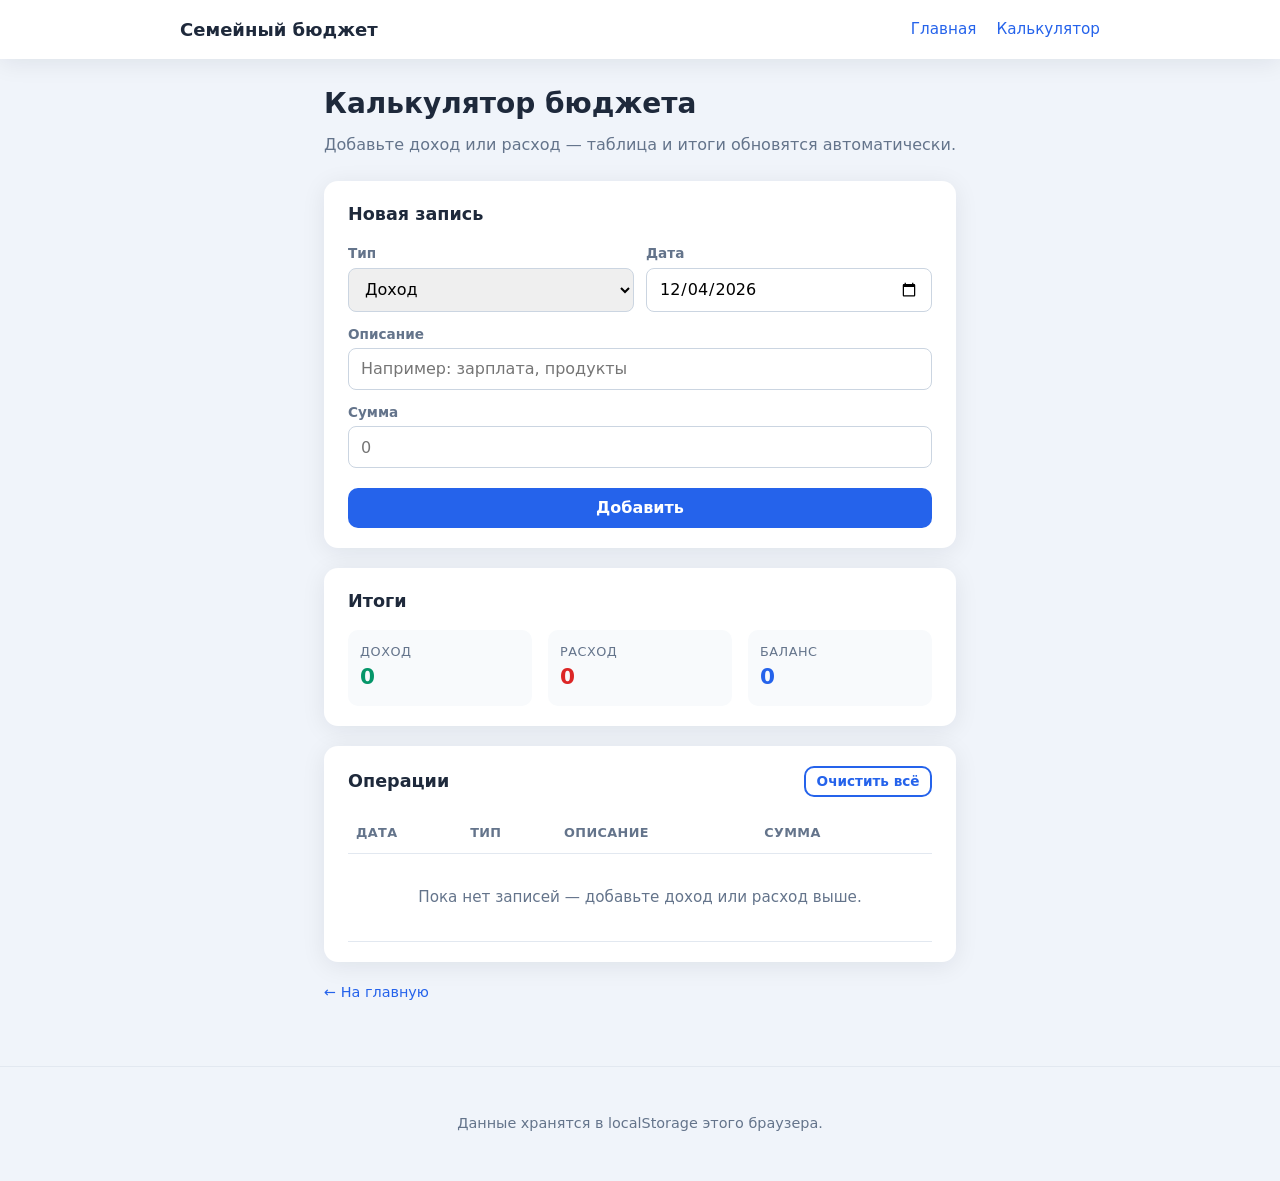
<file: budget.html>
<!DOCTYPE html>
<html lang="ru">
<head>
  <meta charset="UTF-8">
  <meta name="viewport" content="width=device-width, initial-scale=1.0">
  <meta name="description" content="Калькулятор семейного бюджета: доходы, расходы, таблица операций.">
  <title>Калькулятор бюджета</title>
  <link rel="stylesheet" href="css/style.css">
</head>
<body style="display: flex; flex-direction: column; min-height: 100vh;">
  <header class="site-header">
    <div class="site-header__inner">
      <a class="logo" href="index.html">Семейный бюджет</a>
      <nav class="nav" aria-label="Основная навигация">
        <a href="index.html">Главная</a>
        <a href="budget.html" aria-current="page">Калькулятор</a>
      </nav>
    </div>
  </header>

  <main class="page">
    <h1>Калькулятор бюджета</h1>
    <p class="page__intro">Добавьте доход или расход — таблица и итоги обновятся автоматически.</p>

    <div class="card" id="how">
      <h3>Новая запись</h3>
      <div class="form-row form-row--2">
        <div>
          <label for="type">Тип</label>
          <select id="type">
            <option value="income">Доход</option>
            <option value="expense">Расход</option>
          </select>
        </div>
        <div>
          <label for="date">Дата</label>
          <input id="date" type="date" autocomplete="off">
        </div>
      </div>
      <div class="form-row">
        <div>
          <label for="description">Описание</label>
          <input id="description" type="text" placeholder="Например: зарплата, продукты" autocomplete="off">
        </div>
      </div>
      <div class="form-row">
        <div>
          <label for="amount">Сумма</label>
          <input id="amount" type="number" min="0" step="0.01" placeholder="0" inputmode="decimal">
        </div>
      </div>
      <button type="button" class="btn btn--primary btn-block" onclick="addEntry()">Добавить</button>
    </div>

    <div class="card">
      <h3>Итоги</h3>
      <div class="totals">
        <div class="totals__item">
          <div class="totals__label">Доход</div>
          <div class="totals__value totals__value--income" id="income">0</div>
        </div>
        <div class="totals__item">
          <div class="totals__label">Расход</div>
          <div class="totals__value totals__value--expense" id="expense">0</div>
        </div>
        <div class="totals__item">
          <div class="totals__label">Баланс</div>
          <div class="totals__value totals__value--balance" id="balance">0</div>
        </div>
      </div>
    </div>

    <div class="card">
      <div class="toolbar">
        <h3 style="margin: 0; flex: 1;">Операции</h3>
        <button type="button" class="btn btn--ghost btn--small" onclick="clearAll()">Очистить всё</button>
      </div>
      <div class="table-wrap">
        <table>
          <thead>
            <tr>
              <th>Дата</th>
              <th>Тип</th>
              <th>Описание</th>
              <th>Сумма</th>
              <th></th>
            </tr>
          </thead>
          <tbody id="list"></tbody>
        </table>
      </div>
    </div>

    <p style="color: var(--muted); font-size: 0.9rem; margin-top: 0;">
      <a href="index.html">← На главную</a>
    </p>
  </main>

  <footer class="site-footer">
    <p>Данные хранятся в localStorage этого браузера.</p>
  </footer>

  <script src="js/budget.js"></script>
</body>
</html>
</file>
<file: css/style.css>
/* Общие переменные и сброс */
:root {
  --bg: #f0f4fa;
  --surface: #ffffff;
  --text: #1e293b;
  --muted: #64748b;
  --accent: #2563eb;
  --accent-hover: #1d4ed8;
  --success: #059669;
  --danger: #dc2626;
  --radius: 14px;
  --shadow: 0 4px 24px rgba(15, 23, 42, 0.08);
  --font: "Segoe UI", system-ui, -apple-system, sans-serif;
}

*,
*::before,
*::after {
  box-sizing: border-box;
}

body {
  margin: 0;
  font-family: var(--font);
  background: var(--bg);
  color: var(--text);
  line-height: 1.5;
  min-height: 100vh;
}

a {
  color: var(--accent);
  text-decoration: none;
}

a:hover {
  text-decoration: underline;
}

/* Шапка */
.site-header {
  background: var(--surface);
  box-shadow: var(--shadow);
  position: sticky;
  top: 0;
  z-index: 10;
}

.site-header__inner {
  max-width: 960px;
  margin: 0 auto;
  padding: 1rem 1.25rem;
  display: flex;
  align-items: center;
  justify-content: space-between;
  gap: 1rem;
}

.logo {
  font-weight: 700;
  font-size: 1.125rem;
  color: var(--text);
  text-decoration: none;
}

.logo:hover {
  text-decoration: none;
  color: var(--accent);
}

.nav {
  display: flex;
  gap: 1.25rem;
  align-items: center;
}

.nav a {
  font-size: 0.95rem;
}

/* Кнопки */
.btn {
  display: inline-block;
  padding: 0.65rem 1.25rem;
  border-radius: 10px;
  font-size: 1rem;
  font-weight: 600;
  border: none;
  cursor: pointer;
  font-family: inherit;
  text-decoration: none;
  transition: background 0.15s, transform 0.1s;
}

.btn:active {
  transform: scale(0.98);
}

.btn--primary {
  background: var(--accent);
  color: #fff;
}

.btn--primary:hover {
  background: var(--accent-hover);
  text-decoration: none;
  color: #fff;
}

.btn--ghost {
  background: transparent;
  color: var(--accent);
  border: 2px solid var(--accent);
}

.btn--ghost:hover {
  background: rgba(37, 99, 235, 0.08);
  text-decoration: none;
}

.btn--small {
  padding: 0.35rem 0.65rem;
  font-size: 0.85rem;
}

.btn--danger {
  background: #fef2f2;
  color: var(--danger);
  border: 1px solid #fecaca;
}

.btn--danger:hover {
  background: #fee2e2;
}

/* Лендинг */
.hero {
  max-width: 960px;
  margin: 0 auto;
  padding: 3rem 1.25rem 4rem;
}

.hero__badge {
  display: inline-block;
  background: rgba(37, 99, 235, 0.1);
  color: var(--accent);
  padding: 0.35rem 0.75rem;
  border-radius: 999px;
  font-size: 0.85rem;
  font-weight: 600;
  margin-bottom: 1rem;
}

.hero h1 {
  font-size: clamp(1.75rem, 4vw, 2.5rem);
  margin: 0 0 1rem;
  letter-spacing: -0.02em;
}

.hero__lead {
  font-size: 1.15rem;
  color: var(--muted);
  max-width: 36rem;
  margin: 0 0 1.75rem;
}

.hero__actions {
  display: flex;
  flex-wrap: wrap;
  gap: 0.75rem;
}

.features {
  max-width: 960px;
  margin: 0 auto;
  padding: 0 1.25rem 4rem;
  display: grid;
  grid-template-columns: repeat(auto-fit, minmax(240px, 1fr));
  gap: 1.25rem;
}

.feature-card {
  background: var(--surface);
  padding: 1.5rem;
  border-radius: var(--radius);
  box-shadow: var(--shadow);
}

.feature-card h3 {
  margin: 0 0 0.5rem;
  font-size: 1.05rem;
}

.feature-card p {
  margin: 0;
  color: var(--muted);
  font-size: 0.95rem;
}

.site-footer {
  text-align: center;
  padding: 2rem 1rem;
  color: var(--muted);
  font-size: 0.9rem;
  border-top: 1px solid #e2e8f0;
  margin-top: auto;
}

/* Страница приложения */
.page {
  max-width: 900px;
  margin: 0 auto;
  padding: 1.5rem 1.25rem 3rem;
}

.page h1 {
  margin: 0 0 0.5rem;
  font-size: 1.75rem;
}

.page__intro {
  color: var(--muted);
  margin: 0 0 1.5rem;
}

.card {
  background: var(--surface);
  padding: 1.25rem 1.5rem;
  border-radius: var(--radius);
  margin-bottom: 1.25rem;
  box-shadow: var(--shadow);
}

.card h3 {
  margin: 0 0 1rem;
  font-size: 1.1rem;
}

.form-row {
  display: grid;
  gap: 0.75rem;
  margin-bottom: 0.75rem;
}

@media (min-width: 600px) {
  .form-row--2 {
    grid-template-columns: 1fr 1fr;
  }
}

label {
  display: block;
  font-size: 0.85rem;
  font-weight: 600;
  color: var(--muted);
  margin-bottom: 0.25rem;
}

input,
select,
button {
  font-family: inherit;
}

input,
select {
  width: 100%;
  padding: 0.65rem 0.75rem;
  border: 1px solid #cbd5e1;
  border-radius: 8px;
  font-size: 1rem;
}

input:focus,
select:focus {
  outline: none;
  border-color: var(--accent);
  box-shadow: 0 0 0 3px rgba(37, 99, 235, 0.2);
}

.btn-block {
  width: 100%;
  margin-top: 0.5rem;
}

.totals {
  display: grid;
  grid-template-columns: repeat(auto-fit, minmax(140px, 1fr));
  gap: 1rem;
}

.totals__item {
  padding: 0.75rem;
  background: #f8fafc;
  border-radius: 10px;
}

.totals__label {
  font-size: 0.8rem;
  color: var(--muted);
  text-transform: uppercase;
  letter-spacing: 0.04em;
}

.totals__value {
  font-size: 1.35rem;
  font-weight: 700;
}

.totals__value--income {
  color: var(--success);
}

.totals__value--expense {
  color: var(--danger);
}

.totals__value--balance {
  color: var(--accent);
}

.table-wrap {
  overflow-x: auto;
}

table {
  width: 100%;
  border-collapse: collapse;
  font-size: 0.95rem;
}

th,
td {
  padding: 0.65rem 0.5rem;
  text-align: left;
  border-bottom: 1px solid #e2e8f0;
}

th {
  font-size: 0.8rem;
  text-transform: uppercase;
  letter-spacing: 0.03em;
  color: var(--muted);
}

tbody tr:hover {
  background: #f8fafc;
}

.empty-hint {
  text-align: center;
  color: var(--muted);
  padding: 2rem !important;
}

.toolbar {
  display: flex;
  flex-wrap: wrap;
  gap: 0.5rem;
  align-items: center;
  margin-bottom: 1rem;
}

.visually-hidden {
  position: absolute;
  width: 1px;
  height: 1px;
  padding: 0;
  margin: -1px;
  overflow: hidden;
  clip: rect(0, 0, 0, 0);
  white-space: nowrap;
  border: 0;
}
</file>
